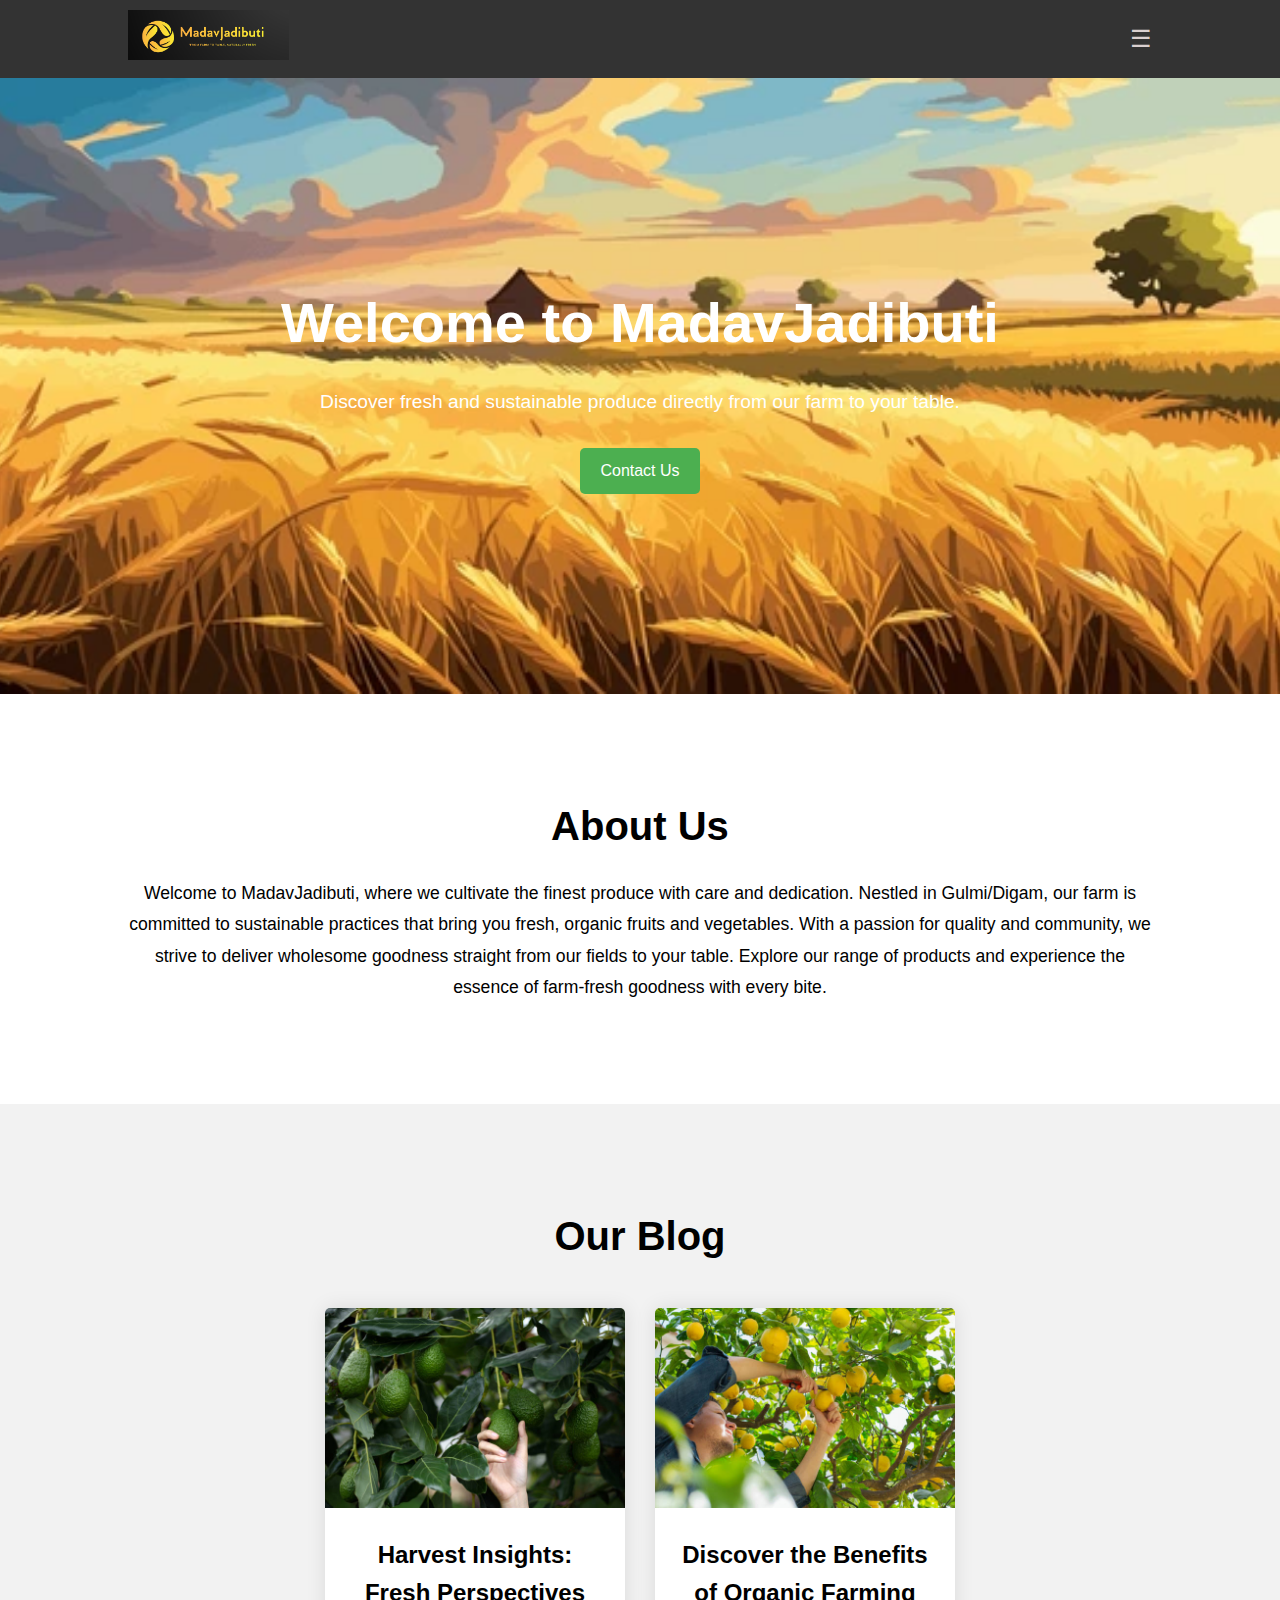
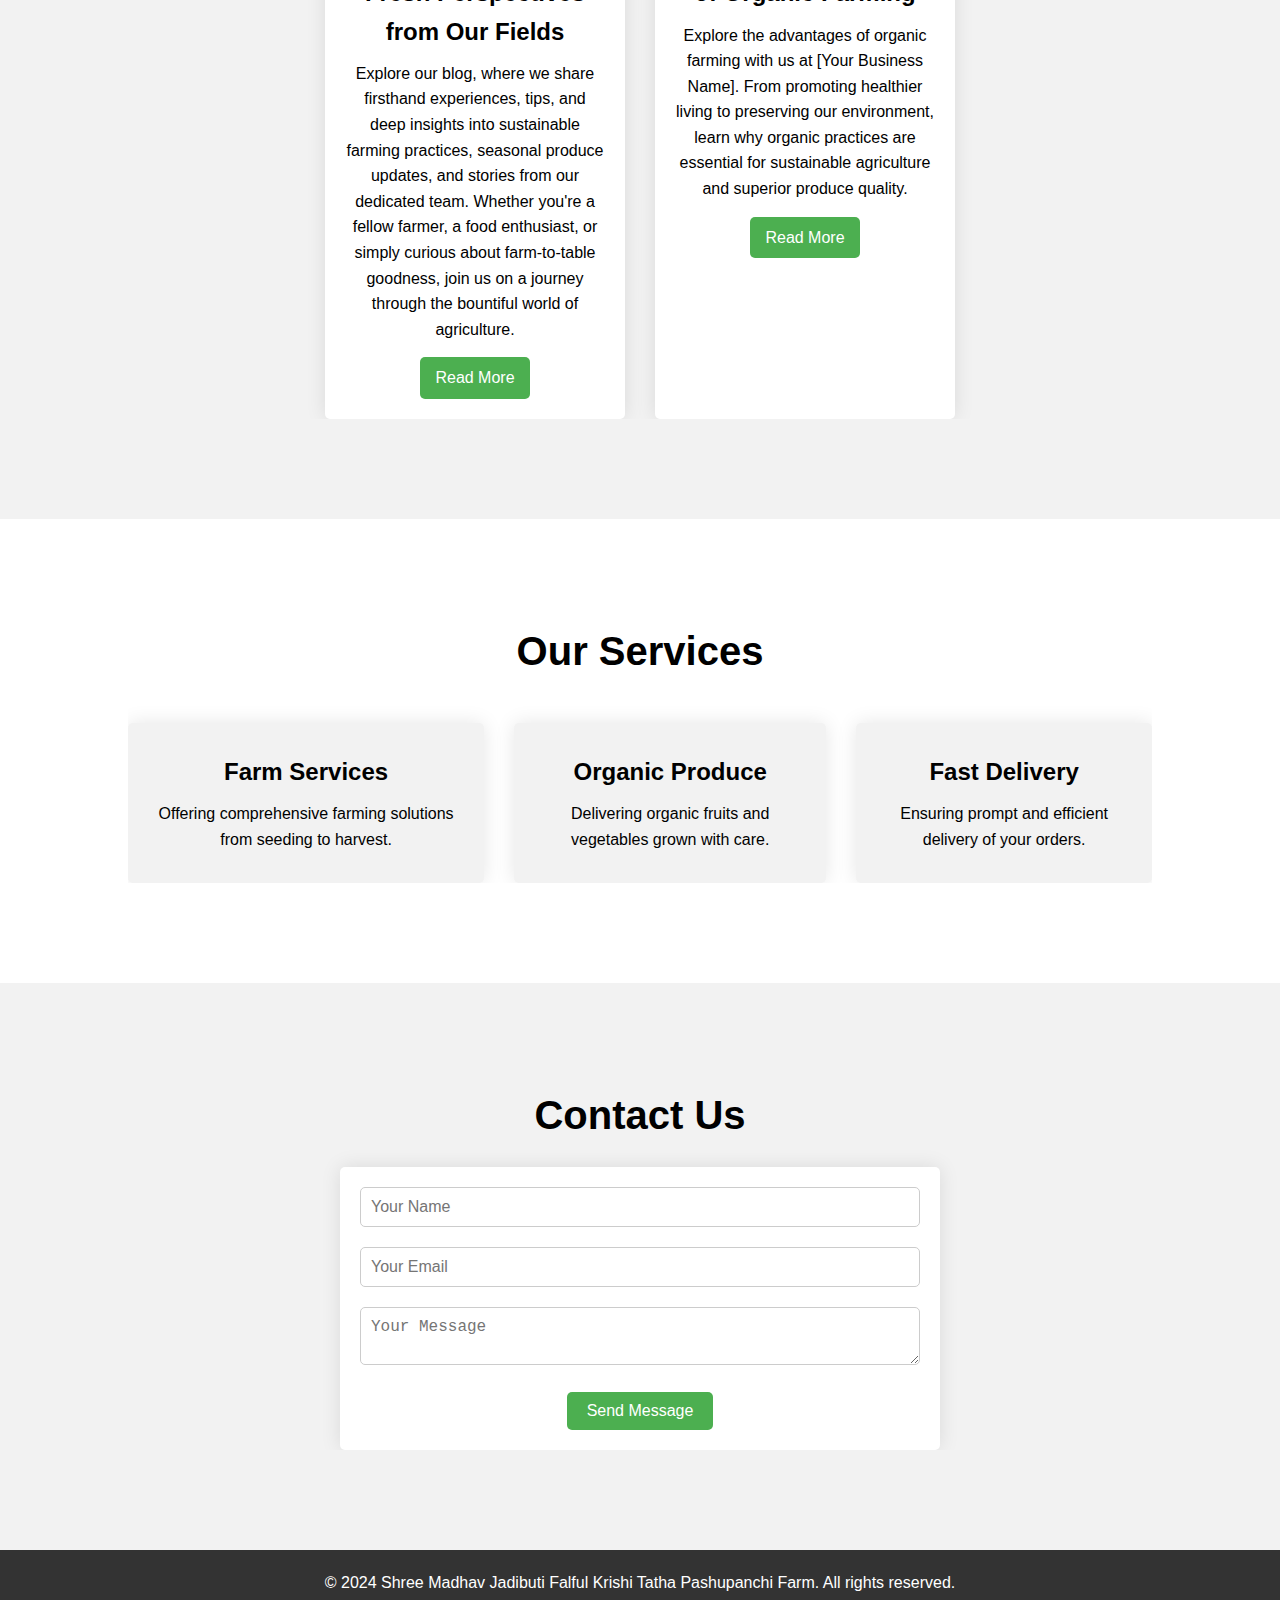
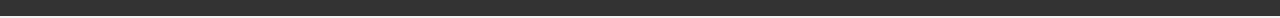
<file: index.html>
<!DOCTYPE html>
<html lang="en">
<head>
    <meta charset="UTF-8">
    <meta name="viewport" content="width=device-width, initial-scale=1.0">
    <title>Agricultural Business Website</title>
    <link rel="stylesheet" href="style.css">
    <!-- Font Awesome for icons -->
    <link rel="stylesheet" href="https://cdnjs.cloudflare.com/ajax/libs/font-awesome/5.15.4/css/all.min.css" integrity="sha512-J7s1MGNLPhC+62PkLELWjDg7HtA/rLrXpVhPJFx62kCqVfw1VeApT/TzIfNoMz5qqmuwWdRUCcD/cI6oR/38cQ==" crossorigin="anonymous" referrerpolicy="no-referrer" />
</head>
<body>
    <header id="header">
        <div class="container">
            <div class="logo">
                <img src="image.png" alt="Logo">
                
            </div>
            <button class="menu-toggle">&#9776;</button>
            <nav class="menu">
                <ul>
                    <li><a href="#home">Home</a></li>
                    <li><a href="#blog">Blog</a></li>
                    <li><a href="#services">Services</a></li>
                    <li><a href="#contact">Contact</a></li>
                    <li><a href="Team.html">Team</a></li>
                    <li><a href="#home" onclick="hi()">Sign Up</a></li>
                    <li><a href="#home" onclick="hi()">Sign In</a></li>
                </ul>
            </nav>
            <script>
                const menuToggle = document.querySelector('.menu-toggle');
                const menu = document.querySelector('.menu');
        
                menuToggle.addEventListener('click', () => {
                    menu.classList.toggle('active');
                });
        
                // Close the menu when clicking outside of it
                document.addEventListener('click', (e) => {
                    if (!menu.contains(e.target) && !menuToggle.contains(e.target)) {
                        menu.classList.remove('active');
                    }
                });
            </script>
        </div>
    </header>
    
    <section id="home" class="hero">
        <div class="container">
            <h1>Welcome to MadavJadibuti</h1>
            <p>Discover fresh and sustainable produce directly from our farm to your table.</p>
            <a href="#contact" class="btn">Contact Us</a>
        </div>
    </section>

    <section id="about" class="about">
        <div class="container">
            <h2>About Us</h2>
            <p>Welcome to MadavJadibuti, where we cultivate the finest produce with care and dedication. Nestled in Gulmi/Digam, our farm is committed to sustainable practices that bring you fresh, organic fruits and vegetables. With a passion for quality and community, we strive to deliver wholesome goodness straight from our fields to your table. Explore our range of products and experience the essence of farm-fresh goodness with every bite.

            </p>
        </div>
    </section>

    <section id="blog" class="blog">
        <div class="container">
            <h2>Our Blog</h2>
            <div class="blog-posts">
                <!-- Example blog post cards -->
                <div class="blog-post">
                    <img src="harvest.jpg" alt="Blog Post 1">
                    <div class="blog-content">
                        <h3>Harvest Insights: Fresh Perspectives from Our Fields</h3>
                        <p>Explore our blog, where we share firsthand experiences, tips, and deep insights into sustainable farming practices, seasonal produce updates, and stories from our dedicated team. Whether you're a fellow farmer, a food enthusiast, or simply curious about farm-to-table goodness, join us on a journey through the bountiful world of agriculture.</p>
                        <a href="#" class="btn">Read More</a>
                    </div>
                </div>
                <div class="blog-post">
                    <img src="lemon.jpg" alt="Blog Post 2">
                    <div class="blog-content">
                        <h3>Discover the Benefits of Organic Farming</h3>
                        <p>Explore the advantages of organic farming with us at [Your Business Name]. From promoting healthier living to preserving our environment, learn why organic practices are essential for sustainable agriculture and superior produce quality.

                        </p>
                        <a href="#" class="btn">Read More</a>
                    </div>
                </div>
            </div>
        </div>
    </section>

    <section id="services" class="services">
        <div class="container">
            <h2>Our Services</h2>
            <div class="services-list">
                <div class="service">
                    <i class="fas fa-tractor"></i>
                    <h3>Farm Services</h3>
                    <p>Offering comprehensive farming solutions from seeding to harvest.</p>
                </div>
                <div class="service">
                    <i class="fas fa-seedling"></i>
                    <h3>Organic Produce</h3>
                    <p>Delivering organic fruits and vegetables grown with care.</p>
                </div>
                <div class="service">
                    <i class="fas fa-shipping-fast"></i>
                    <h3>Fast Delivery</h3>
                    <p>Ensuring prompt and efficient delivery of your orders.</p>
                </div>
            </div>
        </div>
    </section>

    <section id="contact" class="contact">
        <div class="container">
            <h2>Contact Us</h2>
            <form action="store.php" method="POST">
                <input type="text" name="name" placeholder="Your Name" required>
                <input type="email" name="email" placeholder="Your Email" required>
                <textarea name="message" placeholder="Your Message" required></textarea>
                <button type="submit" value="done" class="btn" onclick="hello()">Send Message</button>
            </form>
        </div>
    </section>

    <footer>
        <div class="container">
            <p>&copy; 2024 Shree Madhav Jadibuti Falful Krishi Tatha Pashupanchi Farm. All rights reserved.</p>
        </div>
    </footer>

    <script src="script.js"></script>
</body>
</html>
</file>
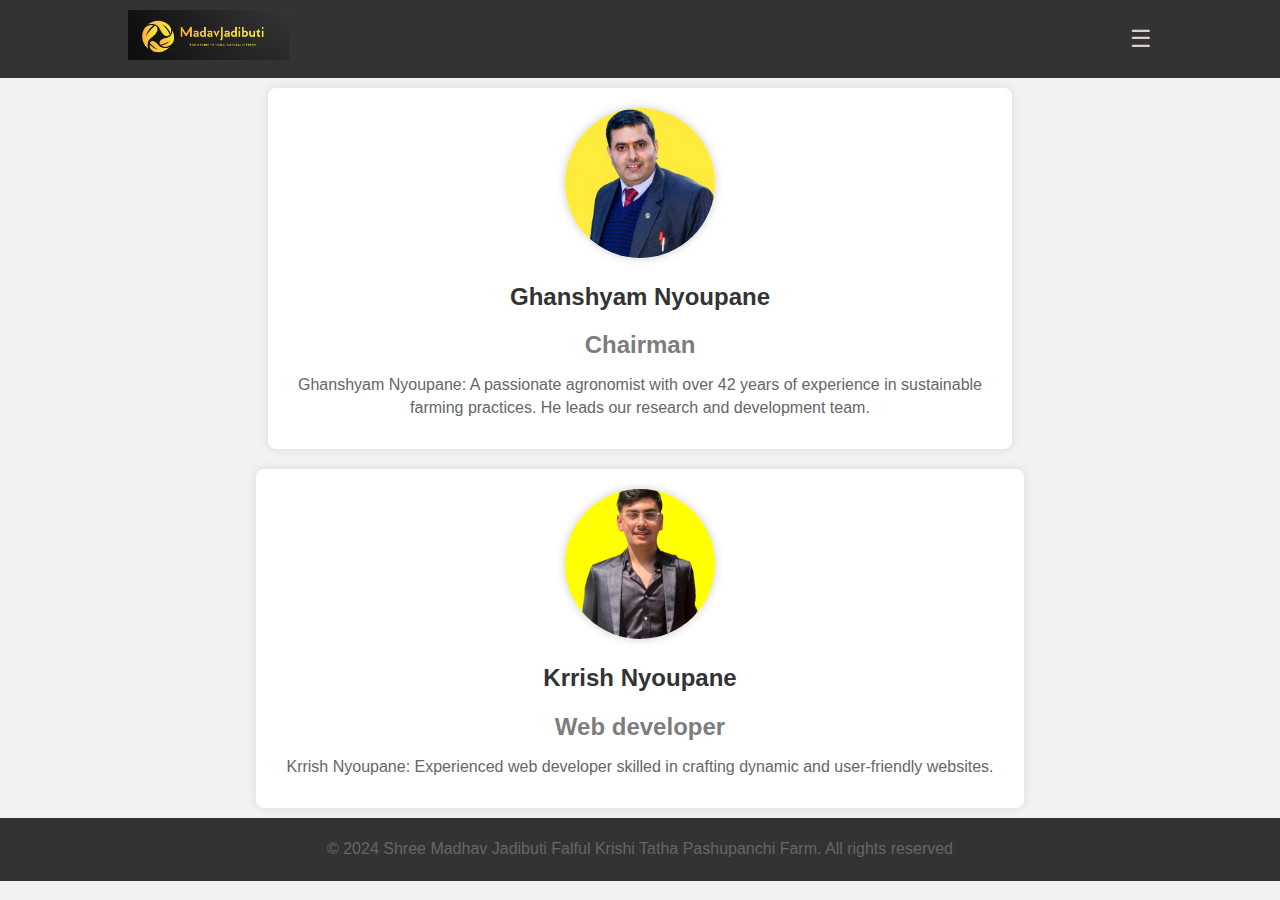
<file: Team.html>
<!DOCTYPE html>
<html lang="en">
<head>
    <meta charset="UTF-8">
    <meta name="viewport" content="width=device-width, initial-scale=1.0">
    <title>Our Team - Agriculture First</title>
    <link rel="stylesheet" href="styles.css">
</head>
<body>
    <header id="header">
        <div class="container">
            <div class="logo">
                <img src="image.png" alt="Logo">
                
            </div>
            <button class="menu-toggle">&#9776;</button>
            <nav class="menu">
                <ul>
                    <li><a href="index.html">Home</a></li>
                    <li><a href="index.html">Blog</a></li>
                    <li><a href="index.html">Services</a></li>
                    <li><a href="index.html">Contact</a></li>
                    <li><a href="Team.html">Team</a></li>
                    <li><a href="signup.html">Sign Up</a></li>
                    <li><a href="signin.html">Sign In</a></li>
                </ul>
            </nav>
            <script>
                const menuToggle = document.querySelector('.menu-toggle');
                const menu = document.querySelector('.menu');
        
                menuToggle.addEventListener('click', () => {
                    menu.classList.toggle('active');
                });
        
                // Close the menu when clicking outside of it
                document.addEventListener('click', (e) => {
                    if (!menu.contains(e.target) && !menuToggle.contains(e.target)) {
                        menu.classList.remove('active');
                    }
                });
            </script>
        </div>
</div>
    </header>

    <div class="team-member">
        <div class="member-info">
            <img src="CEO.jpg" alt="Member 1 Photo">
            <div class="description">
                <h2>Ghanshyam Nyoupane</h2>
                <h4>Chairman</h4>
                <p>Ghanshyam Nyoupane: A passionate agronomist with over 42 years of experience in sustainable <br> farming practices. He leads our research and development team.</p>
            </div>
        </div>
        <div class="member-info">
            <img src="Web developer.jpg" alt="Member 2 Photo">
            <div class="description">
                <h2>Krrish Nyoupane</h2>
                <h4>Web developer</h4>
                <p>Krrish Nyoupane: Experienced web developer skilled in crafting dynamic and user-friendly websites.</p>
            </div>
        </div>
    </div>
    <footer>
        <div class="container">
            <p>&copy; 2024 Shree Madhav Jadibuti Falful Krishi Tatha Pashupanchi Farm. All rights reserved</p>
        </div>
    </footer>
</body>
</html>
</file>
<file: style.css>
* {
    margin: 0;
    padding: 0;
    box-sizing: border-box;
}

body {
    font-family: 'Arial', sans-serif;
    line-height: 1.6;
    background-color: #f2f2f2;
}

.container {
    width: 80%;
    margin: auto;
    overflow: hidden;
}
.menu {
    list-style-type: none;
    margin: 0;
    padding: 0;
    display: none;
}

.menu.active {
    display: block;
    position: absolute;
    top: 60px; /* Adjust based on header height */
    right: 20px; /* Adjust based on desired position */
    background-color: #fff;
    box-shadow: 0 2px 4px rgba(0, 0, 0, 0.1);
    border-radius: 4px;
}

.menu ul {
    display: flex;
    flex-direction: column;
    align-items: flex-end;
}

.menu li {
    margin: 10px 0;
}

.menu li a {
    display: block;
    padding: 10px 20px;
    text-decoration: none;
    color: #0c0101;
    border-radius: 4px;
    transition: background-color 0.3s ease;
}

.menu li a:hover {
    background-color: #464242;
}

.menu-toggle {
    background: none;
    border: none;
    cursor: pointer;
    font-size: 1.5rem;
    color: #dad0d0;
}

.menu-toggle:focus {
    outline: none;
}


/* Header */
header {
    background-color: #333;
    color: #fff;
    padding: 10px 0;
    position: sticky;
    top: 0;
    z-index: 999;
}

header .container {
    display: flex;
    justify-content: space-between;
    align-items: center;
}

header .logo img {
    height: 50px; /* Adjust height as per your logo */
    margin-right: 10px;
}

header .logo h1 {
    font-size: 1.5rem;
    font-weight: 700;
}

header nav ul {
    list-style: none;
    display: flex;
}

header nav ul li {
    margin-right: 20px;
}

header nav ul li a {
    color: #fff;
    text-decoration: none;
    padding: 10px 15px;
    border-radius: 5px;
    transition: background-color 0.3s ease;
}

header nav ul li a:hover {
    background-color: #555;
}

/* Hero Section */
.hero {
    background: url('background.jpg') center/cover;
    color: #fff;
    text-align: center;
    padding: 200px 0;
}

.hero h1 {
    font-size: 3.5rem;
    margin-bottom: 20px;
}

.hero p {
    font-size: 1.2rem;
    margin-bottom: 30px;
}

.hero .btn {
    display: inline-block;
    background-color: #4CAF50;
    color: #fff;
    padding: 10px 20px;
    text-decoration: none;
    border-radius: 5px;
    transition: background-color 0.3s ease;
}

.hero .btn:hover {
    background-color: #45a049;
}

/* About Section */
.about {
    background: #fff;
    padding: 100px 0;
    text-align: center;
}

.about h2 {
    font-size: 2.5rem;
    margin-bottom: 20px;
}

.about p {
    font-size: 1.1rem;
    line-height: 1.8;
}

/* Blog Section */
.blog {
    background: #f2f2f2;
    padding: 100px 0;
    text-align: center;
}

.blog h2 {
    font-size: 2.5rem;
    margin-bottom: 20px;
}

.blog-posts {
    display: flex;
    justify-content: center;
    gap: 30px;
    margin-top: 40px;
}

.blog-post {
    background: #fff;
    border-radius: 5px;
    box-shadow: 0 0 20px rgba(0, 0, 0, 0.1);
    overflow: hidden;
    width: 300px;
    transition: transform 0.3s ease;
}

.blog-post:hover {
    transform: translateY(-10px);
}

.blog-post img {
    width: 100%;
    height: 200px;
    object-fit: cover;
    object-position: center;
}

.blog-content {
    padding: 20px;
}

.blog-content h3 {
    font-size: 1.5rem;
    margin-bottom: 10px;
}

.blog-content p {
    font-size: 1rem;
    line-height: 1.6;
    margin-bottom: 15px;
}

.blog-content .btn {
    background-color: #4CAF50;
    color: #fff;
    padding: 8px 15px;
    border-radius: 5px;
    text-decoration: none;
    display: inline-block;
    transition: background-color 0.3s ease;
}

.blog-content .btn:hover {
    background-color: #45a049;
}

/* Services Section */
.services {
    background: #fff;
    padding: 100px 0;
    text-align: center;
}

.services h2 {
    font-size: 2.5rem;
    margin-bottom: 20px;
}

.services-list {
    display: flex;
    justify-content: center;
    gap: 30px;
    margin-top: 40px;
}

.service {
    text-align: center;
    padding: 30px;
    background-color: #f2f2f2;
    border-radius: 5px;
    box-shadow: 0 0 20px rgba(0, 0, 0, 0.1);
    transition: transform 0.3s ease;
}

.service:hover {
    transform: translateY(-10px);
}

.service i {
    font-size: 3rem;
    margin-bottom: 15px;
    color: #4CAF50;
}

.service h3 {
    font-size: 1.5rem;
    margin-bottom: 10px;
}

.service p {
    font-size: 1rem;
    line-height: 1.6;
}

/* Contact Section */
.contact {
    background: #f2f2f2;
    padding: 100px 0;
    text-align: center;
}

.contact h2 {
    font-size: 2.5rem;
    margin-bottom: 20px;
}

.contact form {
    max-width: 600px;
    margin: auto;
    padding: 20px;
    background: #fff;
    border-radius: 5px;
    box-shadow: 0 0 20px rgba(0, 0, 0, 0.1);
}

.contact form input,
.contact form textarea {
    width: 100%;
    margin-bottom: 20px;
    padding: 10px;
    border: 1px solid #ccc;
    border-radius: 5px;
    font-size: 1rem;
}

.contact form .btn {
    background-color: #4CAF50;
    color: #fff;
    padding: 10px 20px;
    border: none;
    border-radius: 5px;
    font-size: 1rem;
    cursor: pointer;
    transition: background-color 0.3s ease;
}

.contact form .btn:hover {
    background-color: #45a049;
}

/* Footer */
footer {
    background-color: #333;
    color: #fff;
    text-align: center;
    padding: 20px 0;
}

footer p {
    margin: 0;
}

/* Responsive Design */
@media (max-width: 768px) {
    .container {
        width: 90%;
    }

    .hero h1 {
        font-size: 2.5rem;
    }

    .hero p {
        font-size: 1rem;
    }

    .about h2,
    .blog h2,
    .services h2,
    .contact h2 {
        font-size: 2rem;
    }

    .blog-posts {
        flex-direction: column;
        align-items: center;
    }

    .blog-post {
        width: 100%;
        margin-bottom: 30px;
    }

    .services-list {
        flex-wrap: wrap;
    }

    .service {
        width: calc(50% - 30px);
        margin-bottom: 30px;
    }

    .contact form {
        padding: 15px;
    }
}

/* Additional styling can be added as per your design preferences */
</file>
<file: styles.css>
.menu {
    list-style-type: none;
    margin: 0;
    padding: 0;
    display: none;
}

.menu.active {
    display: block;
    position: absolute;
    top: 60px; /* Adjust based on header height */
    right: 20px; /* Adjust based on desired position */
    background-color: #fff;
    box-shadow: 0 2px 4px rgba(0, 0, 0, 0.1);
    border-radius: 4px;
}

.menu ul {
    display: flex;
    flex-direction: column;
    align-items: flex-end;
}

.menu li {
    margin: 10px 0;
}

.menu li a {
    display: block;
    padding: 10px 20px;
    text-decoration: none;
    color: #0c0101;
    border-radius: 4px;
    transition: background-color 0.3s ease;
}

.menu li a:hover {
    background-color: #464242;
}

.menu-toggle {
    background: none;
    border: none;
    cursor: pointer;
    font-size: 1.5rem;
    color: #dad0d0;
}

.menu-toggle:focus {
    outline: none;
}
* {
    margin: 0;
    padding: 0;
    box-sizing: border-box;
}



.container {
    width: 80%;
    margin: auto;
    overflow: hidden;
}

/* Header */
header {
    background-color: #333;
    color: #fff;
    padding: 10px 0;
    position: sticky;
    top: 0;
    z-index: 999;
}

header .container {
    display: flex;
    justify-content: space-between;
    align-items: center;
}

header .logo img {
    height: 50px; /* Adjust height as per your logo */
    margin-right: 10px;
}

header .logo h1 {
    font-size: 1.5rem;
    font-weight: 700;
}

header nav ul {
    list-style: none;
    display: flex;
}

header nav ul li {
    margin-right: 20px;
}

header nav ul li a {
    color: #fff;
    text-decoration: none;
    padding: 10px 15px;
    border-radius: 5px;
    transition: background-color 0.3s ease;
}

header nav ul li a:hover {
    background-color: #555;
}
body {
    font-family: 'Arial', sans-serif;
    line-height: 1.6;
    background-color: #f2f2f2;
    
}



.team-member {
    margin: auto;
    display: flex;
    justify-content: center;
    align-items: center;
    flex-direction: column;
    
    
    
}

.member-info {
    display: flex;
    flex-direction: column;
    align-items: center;
    text-align: center;
    padding: 20px;
    background-color: #fff;
    border-radius: 8px;
    box-shadow: 0 0 10px rgba(0, 0, 0, 0.1);
    margin: 10px;
}

.member-info img {
    width: 150px;
    height: 150px;
    border-radius: 50%;
    margin-bottom: 10px;
    object-fit: cover;
    box-shadow: 0 0 10px rgba(0, 0, 0, 0.2);
}

.description {
    padding: 10px;
}

h2 {
    color: #333;
    font-size: 1.5rem;
    margin-bottom: 10px;
}
h4 {
    color: #535151c5;
    font-size: 1.5rem;
    margin-bottom: 10px;
}

p {
    color: #666;
    font-size: 1rem;
    line-height: 1.4;
}

.container {
    width: 80%;
    margin: auto;
    overflow: hidden;
}
/* Footer */
footer {
    background-color: #333;
    color: #fff;
    text-align: center;
    padding: 20px 0;
}
footer p {
    margin: auto;
}
</file>
